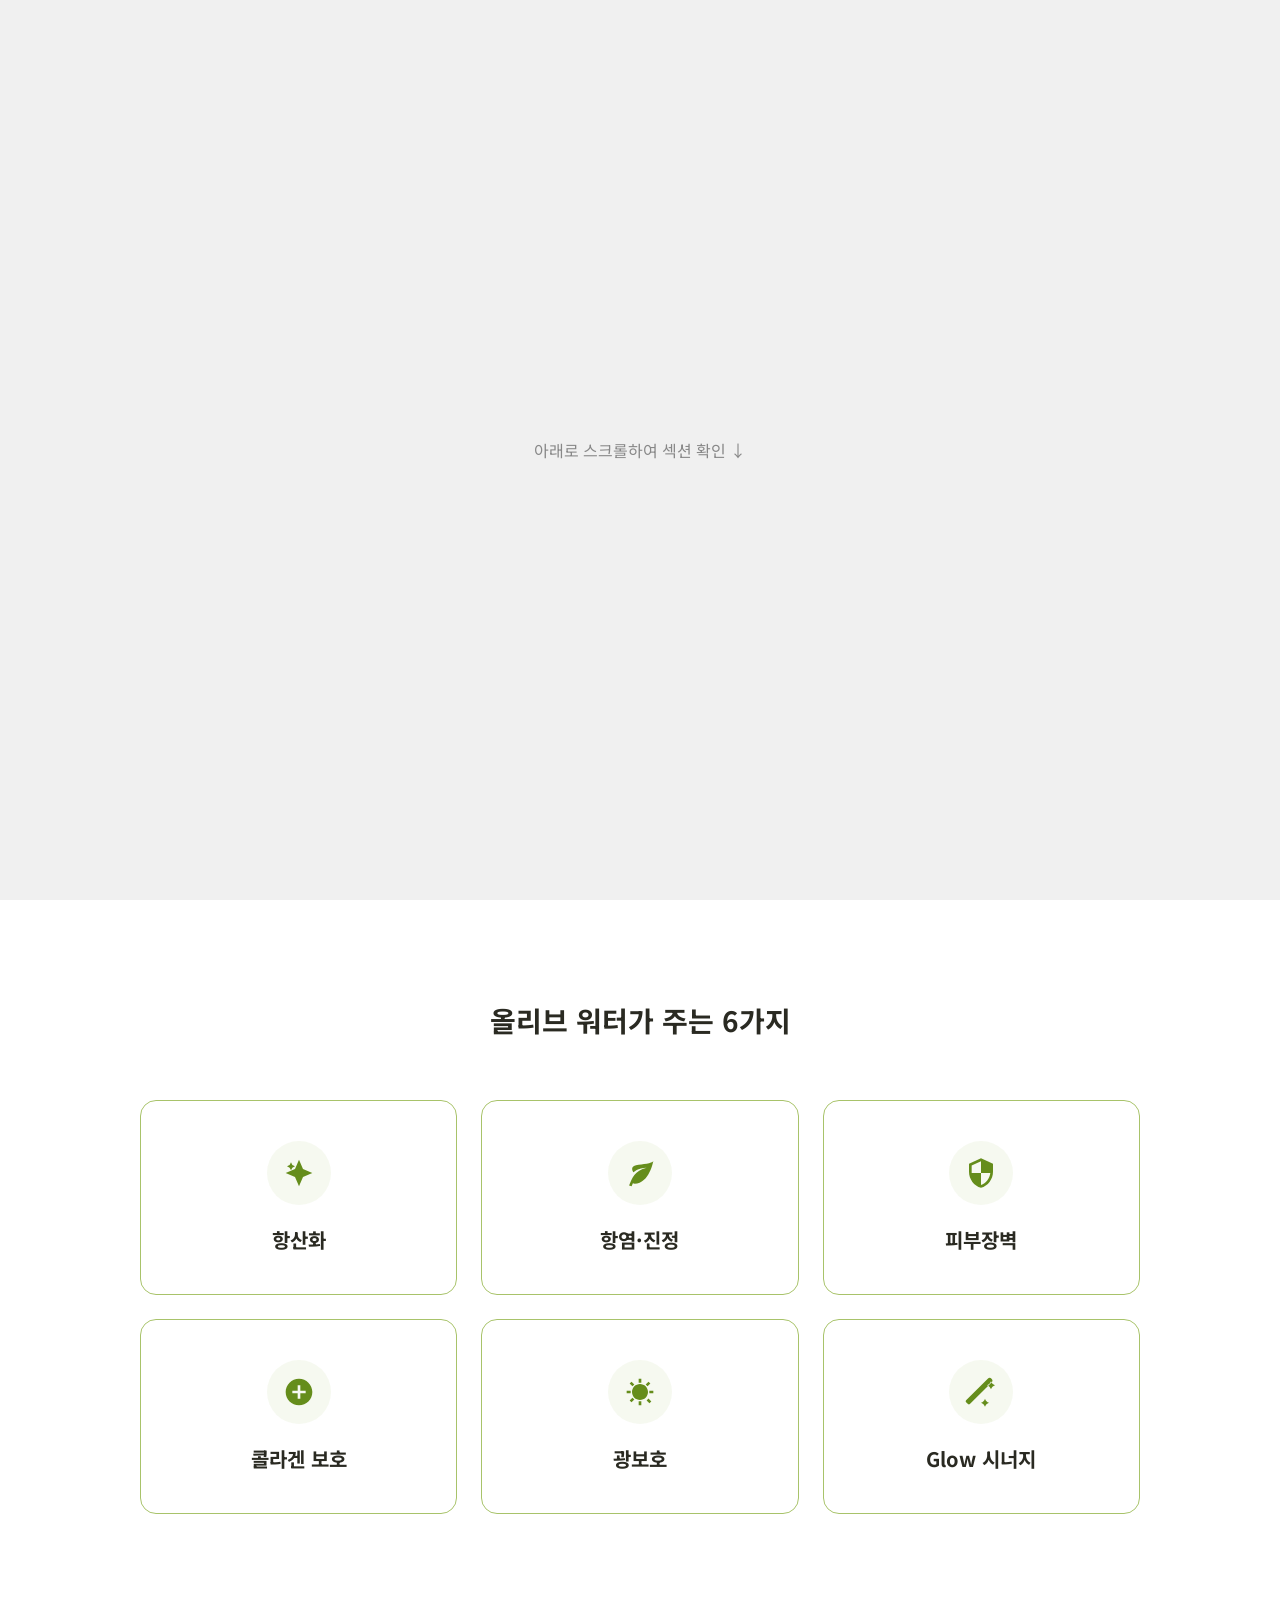
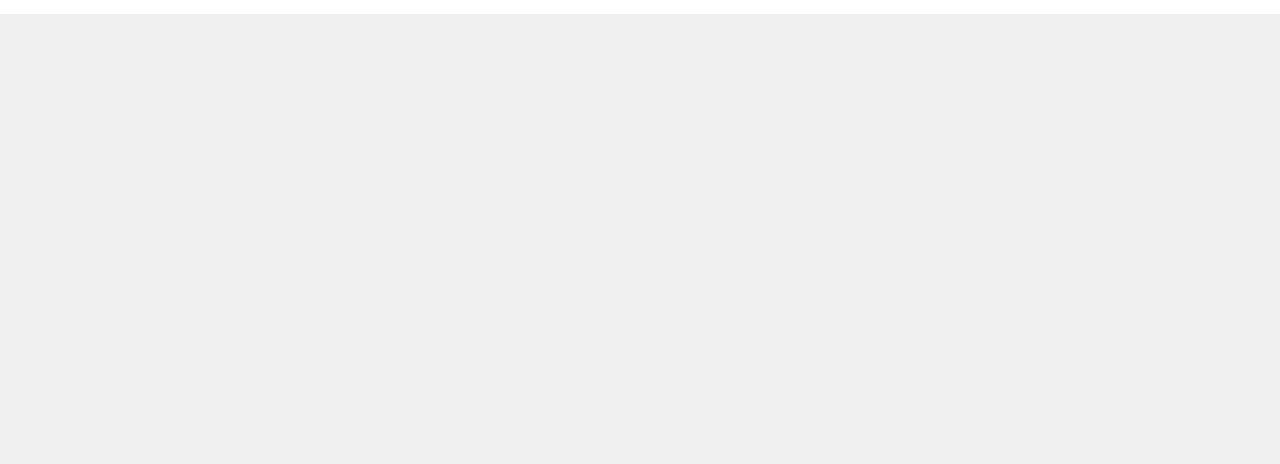
<file: benefits_block.html>
<!DOCTYPE html>
<html lang="ko">
<head>
    <meta charset="UTF-8">
    <meta name="viewport" content="width=device-width, initial-scale=1.0">
    <title>Olive Glow Booster - Benefits Section</title>
    <!-- Google Fonts -->
    <link href="https://fonts.googleapis.com/css2?family=Noto+Sans+KR:wght@400;700&display=swap" rel="stylesheet">
    <style>
        /* CSS Reset & Variables */
        * {
            margin: 0;
            padding: 0;
            box-sizing: border-box;
        }

        :root {
            --color-main: #658D1B;
            --color-tint: #A8C36A;
            --color-text: #2A2A22;
            --color-white: #FFFFFF;
        }

        body {
            font-family: 'Noto Sans KR', sans-serif;
            background-color: #f0f0f0; /* 배경 구분용 (실제 섹션은 흰색) */
        }

        /* Benefits Section */
        .benefits-section {
            width: 100%;
            background-color: var(--color-white);
            padding: 100px 5%;
            text-align: center;
        }

        .benefits-title {
            color: var(--color-text);
            font-size: 28px;
            font-weight: 700;
            margin-bottom: 60px;
        }

        /* Grid Layout */
        .benefits-grid {
            display: grid;
            grid-template-columns: repeat(3, 1fr);
            gap: 24px;
            max-width: 1000px;
            margin: 0 auto;
        }

        /* Card Styling */
        .benefit-card {
            background-color: var(--color-white);
            border: 1.5px solid var(--color-tint);
            border-radius: 16px;
            padding: 40px 20px;
            display: flex;
            flex-direction: column;
            align-items: center;
            justify-content: center;
            transition: transform 0.3s ease, box-shadow 0.3s ease;
            
            /* Initial state for fade-in */
            opacity: 0;
            transform: translateY(30px);
        }

        .benefit-card:hover {
            transform: translateY(-8px);
            box-shadow: 0 15px 30px rgba(168, 195, 106, 0.2);
        }

        /* Animation classes */
        .benefit-card.visible {
            opacity: 1;
            transform: translateY(0);
            animation: cardFadeIn 0.8s cubic-bezier(0.16, 1, 0.3, 1) forwards;
        }

        @keyframes cardFadeIn {
            to {
                opacity: 1;
                transform: translateY(0);
            }
        }

        /* Staggered Delays */
        .delay-1 { animation-delay: 0.1s; }
        .delay-2 { animation-delay: 0.2s; }
        .delay-3 { animation-delay: 0.3s; }
        .delay-4 { animation-delay: 0.4s; }
        .delay-5 { animation-delay: 0.5s; }
        .delay-6 { animation-delay: 0.6s; }

        /* Icon Styling */
        .benefit-icon {
            margin-bottom: 20px;
            display: flex;
            align-items: center;
            justify-content: center;
            width: 64px;
            height: 64px;
            background-color: rgba(168, 195, 106, 0.1);
            border-radius: 50%;
        }

        .benefit-icon svg {
            width: 32px;
            height: 32px;
            fill: var(--color-main);
        }

        .benefit-name {
            color: var(--color-text);
            font-size: 20px;
            font-weight: 700;
        }

        /* Mobile Responsive */
        @media screen and (max-width: 768px) {
            .benefits-grid {
                grid-template-columns: repeat(2, 1fr);
                gap: 16px;
            }

            .benefit-card {
                padding: 30px 15px;
            }

            .benefit-icon {
                width: 50px;
                height: 50px;
                margin-bottom: 15px;
            }

            .benefit-icon svg {
                width: 24px;
                height: 24px;
            }

            .benefit-name {
                font-size: 16px;
            }
        }

        @media screen and (max-width: 480px) {
            .benefits-grid {
                grid-template-columns: 1fr;
            }
        }
    </style>
</head>
<body>

    <!-- Spacer to demonstrate scroll effect -->
    <div style="height: 100vh; display:flex; align-items:center; justify-content:center; color:#888;">
        아래로 스크롤하여 섹션 확인 ↓
    </div>

    <section class="benefits-section" id="benefitsSection">
        <h2 class="benefits-title">올리브 워터가 주는 6가지</h2>
        
        <div class="benefits-grid" id="benefitsGrid">
            <!-- Card 1: 항산화 -->
            <div class="benefit-card delay-1">
                <div class="benefit-icon">
                    <svg viewBox="0 0 24 24"><path d="M12 2L15 9L22 12L15 15L12 22L9 15L2 12L9 9L12 2ZM6 4L7 6L9 7L7 8L6 10L5 8L3 7L5 6L6 4Z"/></svg>
                </div>
                <div class="benefit-name">항산화</div>
            </div>

            <!-- Card 2: 항염·진정 -->
            <div class="benefit-card delay-2">
                <div class="benefit-icon">
                    <svg viewBox="0 0 24 24"><path d="M17,8C8,10 5.9,16.17 3.82,21.34L5.71,22L6.66,19.7C7.14,19.87 7.64,20 8,20C19,20 22,3 22,3C21,5 14,5.25 9,6.25C4,7.25 7,11.5 7,11.5C7,11.5 10.5,8 17,8Z"/></svg>
                </div>
                <div class="benefit-name">항염·진정</div>
            </div>

            <!-- Card 3: 피부장벽 -->
            <div class="benefit-card delay-3">
                <div class="benefit-icon">
                    <svg viewBox="0 0 24 24"><path d="M12,1L3,5V11C3,16.55 6.84,21.74 12,23C17.16,21.74 21,16.55 21,11V5L12,1M12,11.99H19C18.47,16.11 15.72,19.78 12,20.92V11.99H5V6.3L12,3.19V11.99Z"/></svg>
                </div>
                <div class="benefit-name">피부장벽</div>
            </div>

            <!-- Card 4: 콜라겐 보호 -->
            <div class="benefit-card delay-4">
                <div class="benefit-icon">
                    <!-- Leaf / Droplet Hybrid for collagen/vitality -->
                    <svg viewBox="0 0 24 24"><path d="M12 22C6.477 22 2 17.523 2 12C2 6.477 6.477 2 12 2C17.523 2 22 6.477 22 12C22 17.523 17.523 22 12 22ZM11 11H7V13H11V17H13V13H17V11H13V7H11V11Z"/></svg>
                </div>
                <div class="benefit-name">콜라겐 보호</div>
            </div>

            <!-- Card 5: 광보호 -->
            <div class="benefit-card delay-5">
                <div class="benefit-icon">
                    <svg viewBox="0 0 24 24"><path d="M12 18C8.686 18 6 15.314 6 12C6 8.686 8.686 6 12 6C15.314 6 18 8.686 18 12C18 15.314 15.314 18 12 18ZM11 2V5H13V2H11ZM11 19V22H13V19H11ZM2 11V13H5V11H2ZM19 11V13H22V11H19ZM5.636 4.222L4.222 5.636L6.343 7.757L7.757 6.343L5.636 4.222ZM18.364 16.95L16.95 18.364L19.071 20.485L20.485 19.071L18.364 16.95ZM19.778 5.636L18.364 4.222L16.243 6.343L17.657 7.757L19.778 5.636ZM6.343 16.243L4.222 18.364L5.636 19.778L7.757 17.657L6.343 16.243Z"/></svg>
                </div>
                <div class="benefit-name">광보호</div>
            </div>

            <!-- Card 6: Glow 시너지 -->
            <div class="benefit-card delay-6">
                <div class="benefit-icon">
                    <svg viewBox="0 0 24 24"><path d="M2.235 21.058a1 1 0 0 0 1.414 0l16.26-16.26A2 2 0 0 0 17.08 1.97L.82 18.23a1 1 0 0 0 0 1.414l1.415 1.414zM19.5 10c-.5-1.5-1.5-2.5-3-3 1.5-.5 2.5-1.5 3-3 .5 1.5 1.5 2.5 3 3-1.5.5-2.5 1.5-3 3zM15 23c-.5-1.5-1.5-2.5-3-3 1.5-.5 2.5-1.5 3-3 .5 1.5 1.5 2.5 3 3-1.5.5-2.5 1.5-3 3z"/></svg>
                </div>
                <div class="benefit-name">Glow 시너지</div>
            </div>
        </div>
    </section>

    <!-- Spacer -->
    <div style="height: 50vh;"></div>

    <script>
        document.addEventListener('DOMContentLoaded', () => {
            const benefitsSection = document.getElementById('benefitsSection');
            const cards = document.querySelectorAll('.benefit-card');
            
            let animated = false;

            const observer = new IntersectionObserver((entries) => {
                entries.forEach(entry => {
                    // Trigger animation when the section is about 20% visible
                    if (entry.isIntersecting && !animated) {
                        animated = true;
                        
                        // Add 'visible' class to trigger CSS animation with staggered delays
                        cards.forEach(card => {
                            card.classList.add('visible');
                        });
                    }
                });
            }, { threshold: 0.2 });

            observer.observe(benefitsSection);
        });
    </script>
</body>
</html>
</file>
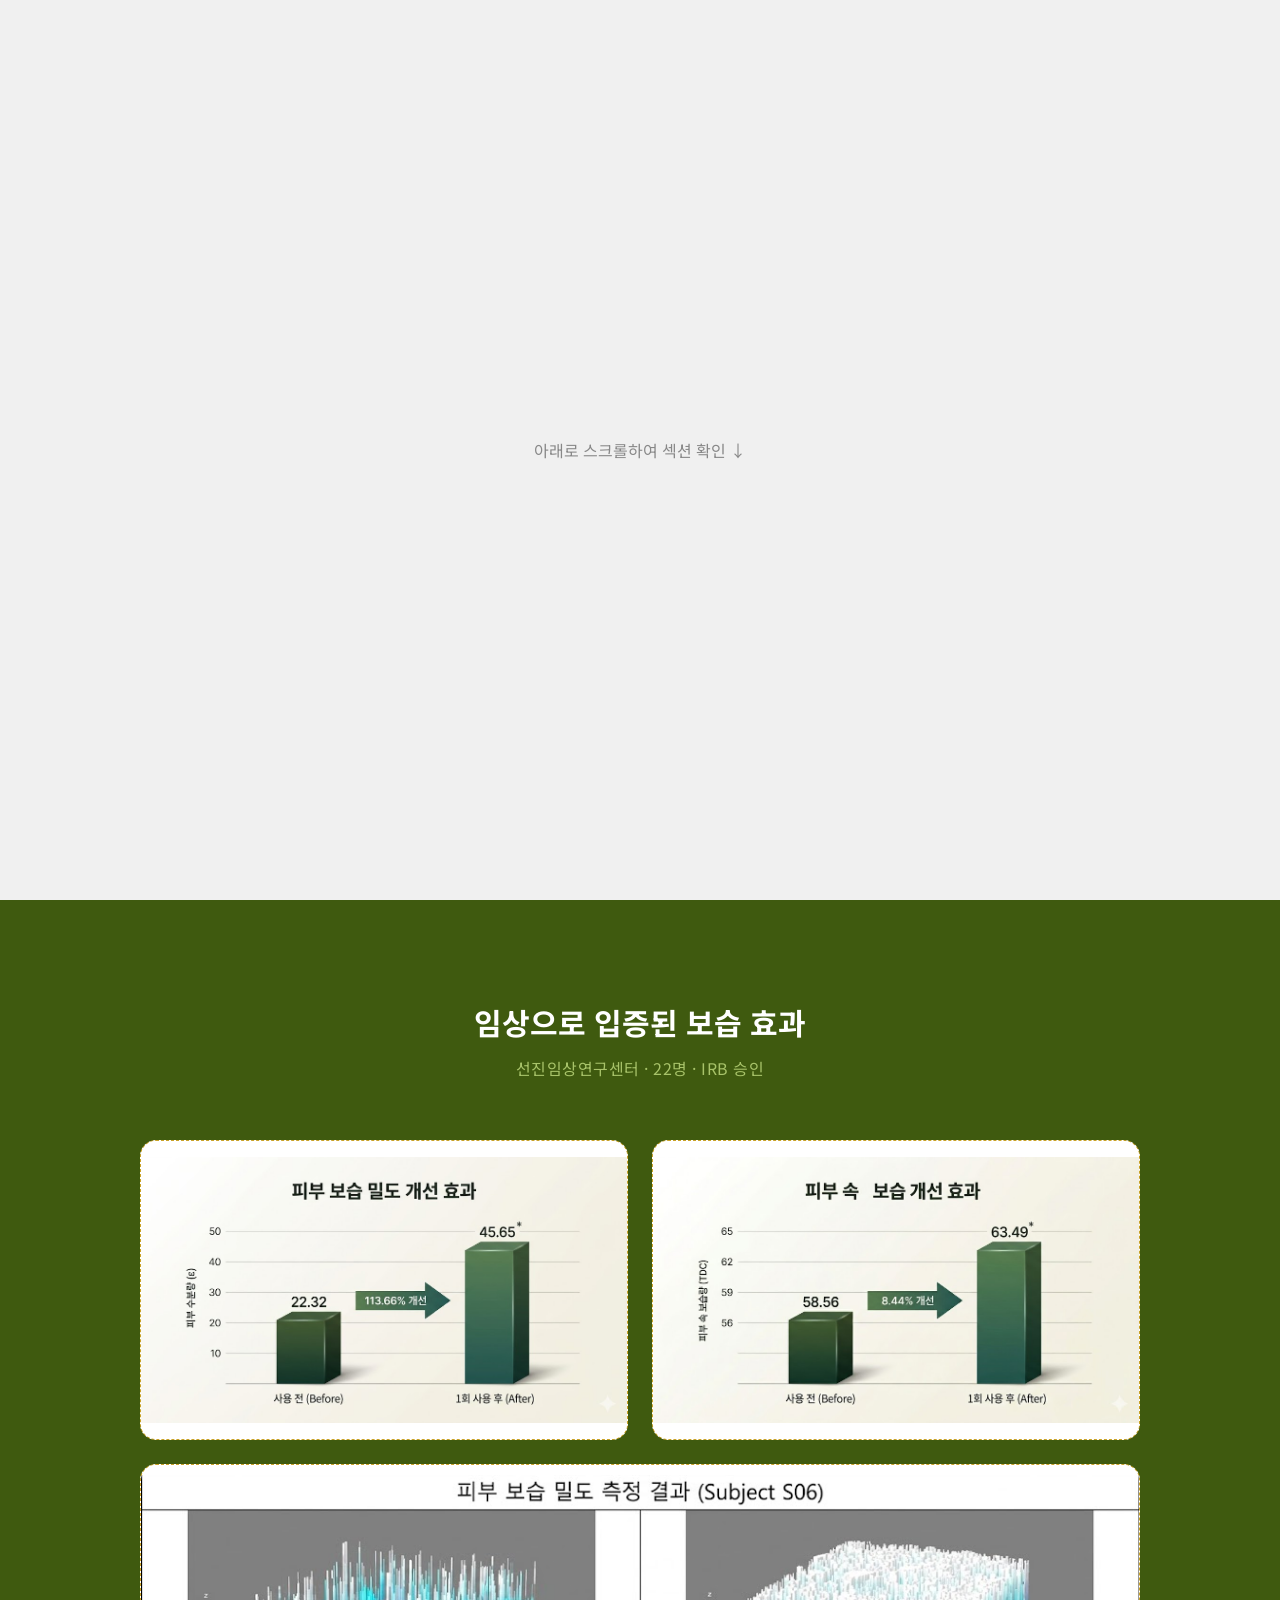
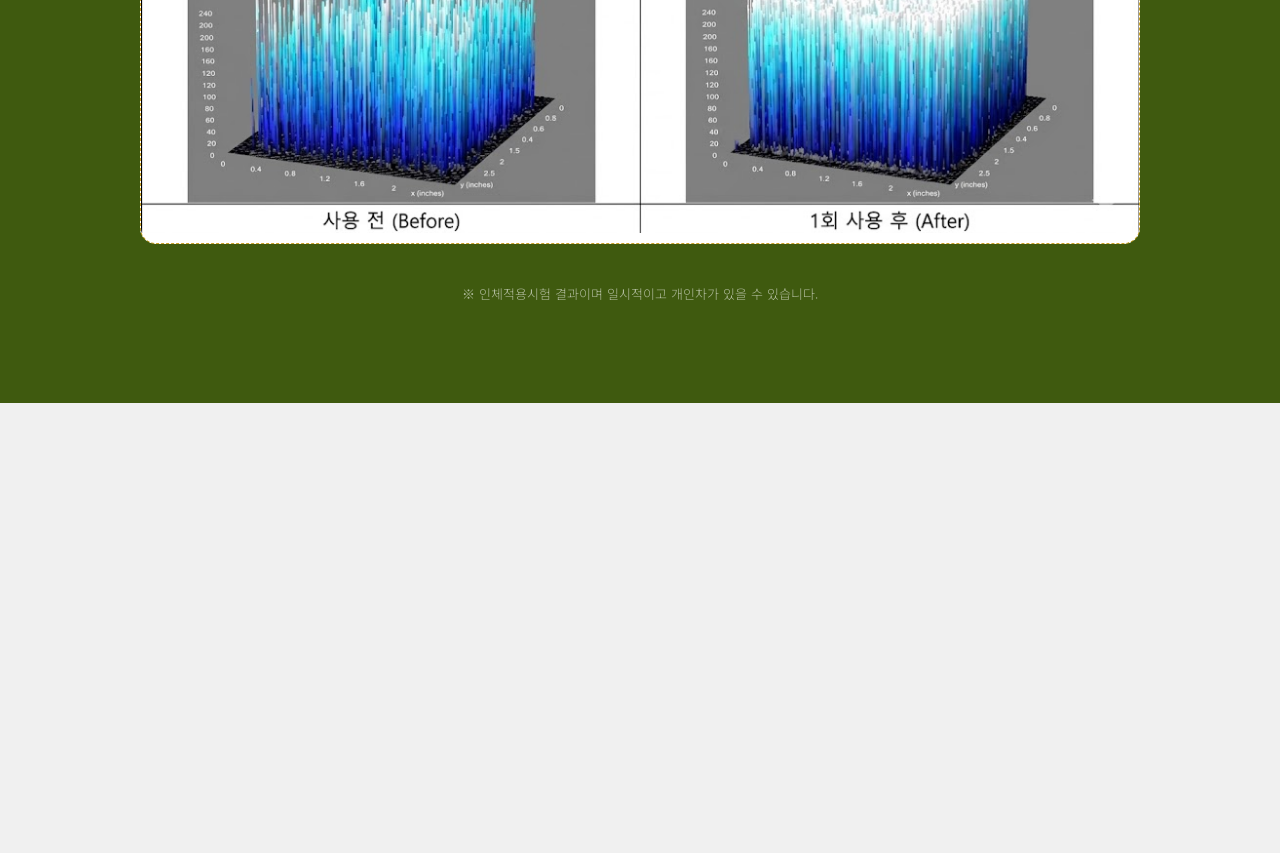
<file: clinical_block.html>
<!DOCTYPE html>
<html lang="ko">
<head>
    <meta charset="UTF-8">
    <meta name="viewport" content="width=device-width, initial-scale=1.0">
    <title>Olive Glow Booster - Clinical Section</title>
    <!-- Google Fonts -->
    <link href="https://fonts.googleapis.com/css2?family=Noto+Sans+KR:wght@300;400;700;800&display=swap" rel="stylesheet">
    <style>
        /* CSS Reset & Variables */
        * {
            margin: 0;
            padding: 0;
            box-sizing: border-box;
        }

        :root {
            --color-deep: #3F5A0F;
            --color-tint: #A8C36A;
            --color-gold: #C9A227;
            --color-text: #2A2A22;
            --color-white: #FFFFFF;
        }

        body {
            font-family: 'Noto Sans KR', sans-serif;
            background-color: #f0f0f0; /* 배경 구분용 */
        }

        /* Clinical Section */
        .clinical-section {
            width: 100%;
            background-color: var(--color-deep);
            padding: 100px 5%;
            color: var(--color-white);
            text-align: center;
        }

        .clinical-header {
            margin-bottom: 60px;
        }

        .clinical-title {
            font-size: 30px;
            font-weight: 700;
            margin-bottom: 12px;
            color: var(--color-white);
        }

        .clinical-subtitle {
            font-size: 16px;
            font-weight: 400;
            color: var(--color-tint);
            letter-spacing: 0.5px;
        }

        /* Grid Layout */
        .clinical-grid {
            max-width: 1000px;
            margin: 0 auto;
            display: flex;
            flex-direction: column;
            gap: 24px;
        }

        .graph-row {
            display: flex;
            gap: 24px;
        }

        /* Graph Frames (Placeholders) */
        .graph-frame {
            background-color: var(--color-white);
            border: 1.5px dashed var(--color-gold);
            border-radius: 16px;
            display: flex;
            align-items: center;
            justify-content: center;
            position: relative;
            overflow: hidden;
            /* Placeholder padding */
            padding: 40px 20px;
        }

        .graph-half {
            flex: 1;
            min-height: 300px;
        }

        .graph-wide {
            width: 100%;
            min-height: 380px;
        }

        /* Frame internal content */
        .frame-content {
            text-align: center;
            color: var(--color-text);
            z-index: 2;
        }

        .graph-label {
            font-size: 20px;
            font-weight: 700;
            margin-bottom: 15px;
            color: #444;
        }

        .graph-value {
            font-size: 48px;
            font-weight: 800;
            line-height: 1;
        }

        .highlight-gold {
            color: var(--color-gold);
        }

        .graph-value .arrow {
            color: #999;
            font-weight: 400;
            font-size: 32px;
            margin: 0 10px;
        }

        /* Placeholder helper text */
        .placeholder-text {
            display: block;
            margin-top: 30px;
            font-size: 14px;
            color: #B0B0B0;
            font-weight: 300;
            padding: 8px 16px;
            background: #F8F9FA;
            border-radius: 20px;
            display: inline-block;
        }

        /* Later image usage class (hidden for now, used when real img is added) */
        .graph-img-real {
            position: absolute;
            top: 0;
            left: 0;
            width: 100%;
            height: 100%;
            object-fit: contain; /* changed from cover to contain to show full graph */
            display: block; /* Enabled */
            z-index: 1;
        }
        
        .frame-content {
            display: none; /* Hide placeholder text since real images are used */
        }

        /* Disclaimer */
        .disclaimer {
            margin-top: 40px;
            font-size: 13px;
            color: rgba(255, 255, 255, 0.6);
            font-weight: 300;
        }

        /* Mobile Responsive */
        @media screen and (max-width: 768px) {
            .graph-row {
                flex-direction: column;
            }

            .graph-half {
                min-height: 250px;
            }

            .graph-wide {
                min-height: 300px;
            }

            .graph-value {
                font-size: 36px;
            }

            .graph-label {
                font-size: 18px;
            }
        }
    </style>
</head>
<body>

    <!-- Spacer to demonstrate scroll effect -->
    <div style="height: 100vh; display:flex; align-items:center; justify-content:center; color:#888;">
        아래로 스크롤하여 섹션 확인 ↓
    </div>

    <section class="clinical-section" id="clinicalSection">
        <div class="clinical-header">
            <h2 class="clinical-title">임상으로 입증된 보습 효과</h2>
            <p class="clinical-subtitle">선진임상연구센터 · 22명 · IRB 승인</p>
        </div>
        
        <div class="clinical-grid">
            <!-- Row 1: Side by side graphs -->
            <div class="graph-row">
                <!-- Graph 1 -->
                <div class="graph-frame graph-half">
                    <img src="./graph1.jpg" alt="보습 밀도 3D 그래프" class="graph-img-real">
                    <div class="frame-content">
                        <p class="graph-label">보습 밀도</p>
                        <div class="graph-value highlight-gold">+<span class="count-float" data-target="113.66">0.00</span>%</div>
                        <span class="placeholder-text">3D 그래프 ① 이미지 영역</span>
                    </div>
                </div>

                <!-- Graph 2 -->
                <div class="graph-frame graph-half">
                    <img src="./graph2.jpg" alt="속보습 3D 그래프" class="graph-img-real">
                    <div class="frame-content">
                        <p class="graph-label">속보습</p>
                        <div class="graph-value highlight-gold">+<span class="count-float" data-target="8.44">0.00</span>%</div>
                        <span class="placeholder-text">3D 그래프 ② 이미지 영역</span>
                    </div>
                </div>
            </div>
            
            <!-- Row 2: Wide Before/After -->
            <div class="graph-frame graph-wide">
                <img src="./graph3.jpg" alt="S06 Before/After 3D 비교" class="graph-img-real">
                <div class="frame-content">
                    <p class="graph-label">S06 Before / After 3D 비교</p>
                    <div class="graph-value">12.45 <span class="arrow">→</span> 43.09</div>
                    <span class="placeholder-text">Before/After 3D 비교 이미지 영역 (가로형)</span>
                </div>
            </div>
        </div>
        
        <p class="disclaimer">※ 인체적용시험 결과이며 일시적이고 개인차가 있을 수 있습니다.</p>
    </section>

    <!-- Spacer -->
    <div style="height: 50vh;"></div>

    <script>
        document.addEventListener('DOMContentLoaded', () => {
            const clinicalSection = document.getElementById('clinicalSection');
            const counters = document.querySelectorAll('.count-float');
            let animated = false;

            // Easing out quart function for smooth slowing down at the end
            function easeOutQuart(x) {
                return 1 - Math.pow(1 - x, 4);
            }

            function animateFloatValue(element, endValue, duration) {
                const startTime = performance.now();
                
                function update(currentTime) {
                    const elapsed = currentTime - startTime;
                    const progress = Math.min(elapsed / duration, 1);
                    const easedProgress = easeOutQuart(progress);
                    
                    const currentNumber = (easedProgress * endValue);
                    
                    // Format to 2 decimal places
                    element.innerText = currentNumber.toFixed(2);

                    if (progress < 1) {
                        requestAnimationFrame(update);
                    } else {
                        element.innerText = endValue.toFixed(2);
                    }
                }
                requestAnimationFrame(update);
            }

            const observer = new IntersectionObserver((entries) => {
                entries.forEach(entry => {
                    // Trigger animation when section is somewhat visible
                    if (entry.isIntersecting && !animated) {
                        animated = true;
                        
                        counters.forEach(counter => {
                            const target = parseFloat(counter.getAttribute('data-target'));
                            animateFloatValue(counter, target, 2000); // 2 second duration
                        });
                    }
                });
            }, { threshold: 0.3 });

            observer.observe(clinicalSection);
        });
    </script>
</body>
</html>
</file>
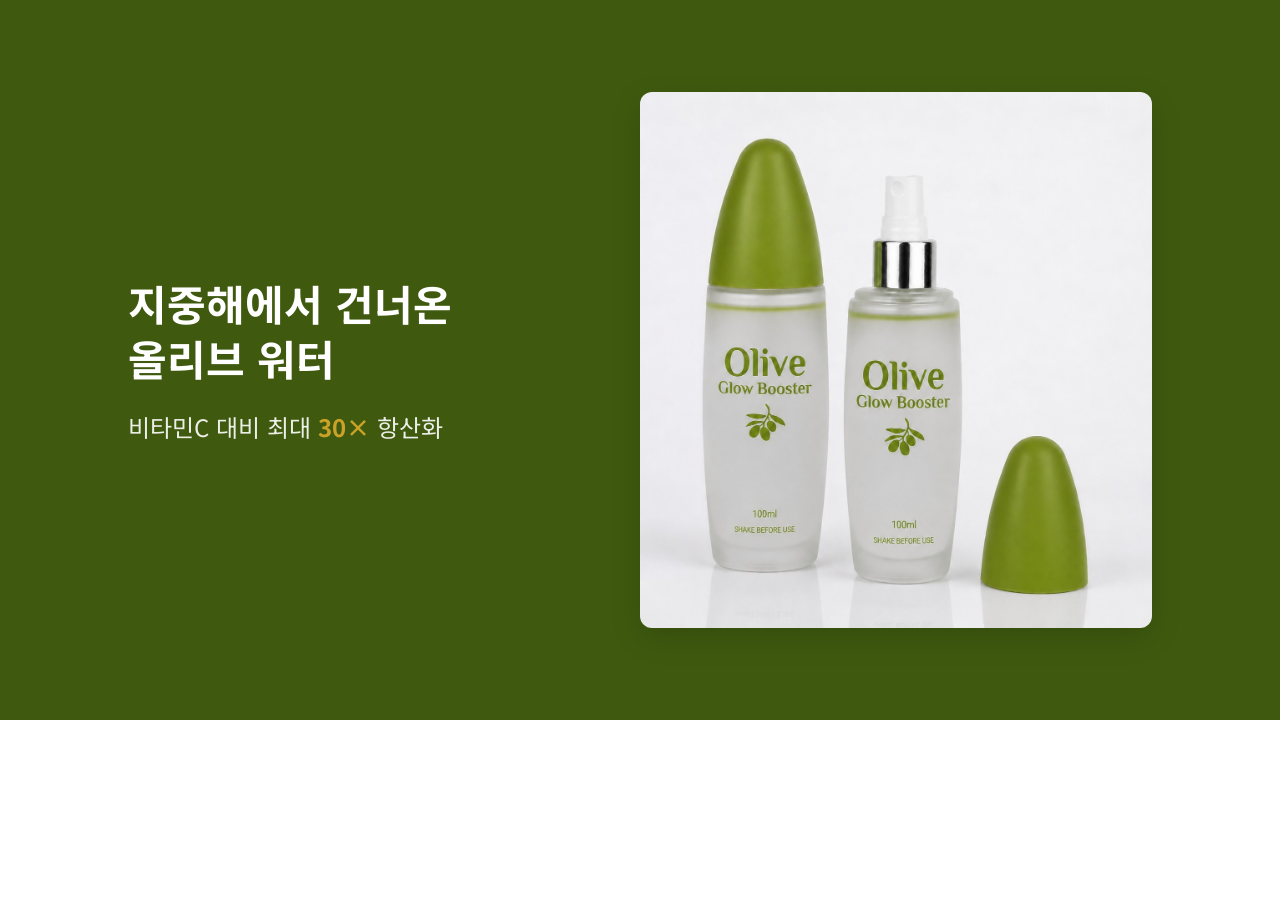
<file: hero_block.html>
<!DOCTYPE html>
<html lang="ko">
<head>
    <meta charset="UTF-8">
    <meta name="viewport" content="width=device-width, initial-scale=1.0">
    <title>Olive Glow Booster - Hero Section</title>
    <!-- Google Fonts -->
    <link href="https://fonts.googleapis.com/css2?family=Noto+Sans+KR:wght@400;700&display=swap" rel="stylesheet">
    <style>
        /* CSS Reset & Variables */
        * {
            margin: 0;
            padding: 0;
            box-sizing: border-box;
        }

        :root {
            --color-deep: #3F5A0F;
            --color-tint: #A8C36A;
            --color-gold: #C9A227;
            --color-white: #FFFFFF;
        }

        body {
            font-family: 'Noto Sans KR', sans-serif;
        }

        /* Hero Section Container */
        .hero-section {
            width: 100%;
            height: 720px;
            background-color: var(--color-deep);
            display: flex;
            align-items: center;
            justify-content: space-between;
            padding: 0 10%;
            overflow: hidden;
        }

        /* Copy Content (Left Side) */
        .hero-content {
            flex: 1;
            max-width: 600px;
            color: var(--color-white);
            /* Initial state for fade-in up animation */
            opacity: 0;
            transform: translateY(40px);
            animation: fadeInUp 1s cubic-bezier(0.16, 1, 0.3, 1) forwards;
        }

        .hero-title {
            font-size: 42px;
            font-weight: 700;
            line-height: 1.3;
            margin-bottom: 24px;
        }

        .hero-subtitle {
            font-size: 24px;
            font-weight: 400;
            color: rgba(255, 255, 255, 0.9);
        }

        .highlight-gold {
            color: var(--color-gold);
            font-weight: 700;
        }

        /* Image Frame (Right Side) */
        .hero-visual {
            flex: 1;
            display: flex;
            justify-content: flex-end;
            align-items: center;
            opacity: 0;
            transform: translateY(40px);
            animation: fadeInUp 1s cubic-bezier(0.16, 1, 0.3, 1) 0.3s forwards;
        }

        .img-frame {
            width: 100%;
            max-width: 500px;
            height: 500px;
            border: 1.5px dashed var(--color-tint);
            border-radius: 12px;
            display: flex;
            align-items: center;
            justify-content: center;
            color: var(--color-tint);
            font-size: 18px;
            font-weight: 700;
            background-color: rgba(168, 195, 106, 0.05);
        }

        /* Animations */
        @keyframes fadeInUp {
            0% {
                opacity: 0;
                transform: translateY(40px);
            }
            100% {
                opacity: 1;
                transform: translateY(0);
            }
        }

        /* Mobile Responsive */
        @media screen and (max-width: 768px) {
            .hero-section {
                height: auto;
                min-height: 720px;
                flex-direction: column;
                justify-content: center;
                text-align: center;
                padding: 60px 5%;
                gap: 50px;
            }

            .hero-title {
                font-size: 32px;
            }

            .hero-subtitle {
                font-size: 20px;
            }

            .hero-visual {
                justify-content: center;
                width: 100%;
            }

            .img-frame {
                height: 400px;
            }
        }
    </style>
</head>
<body>

    <section class="hero-section">
        <div class="hero-content">
            <h1 class="hero-title">지중해에서 건너온<br>올리브 워터</h1>
            <p class="hero-subtitle">비타민C 대비 최대 <span class="highlight-gold"><span id="count-target">0</span>×</span> 항산화</p>
        </div>
        
        <div class="hero-visual">
            <img src="./hero_product.jpg" alt="Olive Glow Booster" style="width: 100%; height: 100%; object-fit: cover; border-radius: 12px; box-shadow: 0 10px 30px rgba(0,0,0,0.15);">
        </div>
    </section>

    <script>
        document.addEventListener('DOMContentLoaded', () => {
            const countTarget = document.getElementById('count-target');
            const targetNumber = 30;
            const duration = 1500; // 1.5 seconds
            const startTime = performance.now();

            function easeOutQuart(x) {
                return 1 - Math.pow(1 - x, 4);
            }

            function animateCount(currentTime) {
                const elapsed = currentTime - startTime;
                const progress = Math.min(elapsed / duration, 1);
                
                // Applying easing function
                const easedProgress = easeOutQuart(progress);
                const currentNumber = Math.floor(easedProgress * targetNumber);
                
                countTarget.innerText = currentNumber;

                if (progress < 1) {
                    requestAnimationFrame(animateCount);
                } else {
                    countTarget.innerText = targetNumber;
                }
            }

            // Start count up animation slightly after page load for better visual effect
            setTimeout(() => {
                requestAnimationFrame(animateCount);
            }, 300);
        });
    </script>
</body>
</html>
</file>
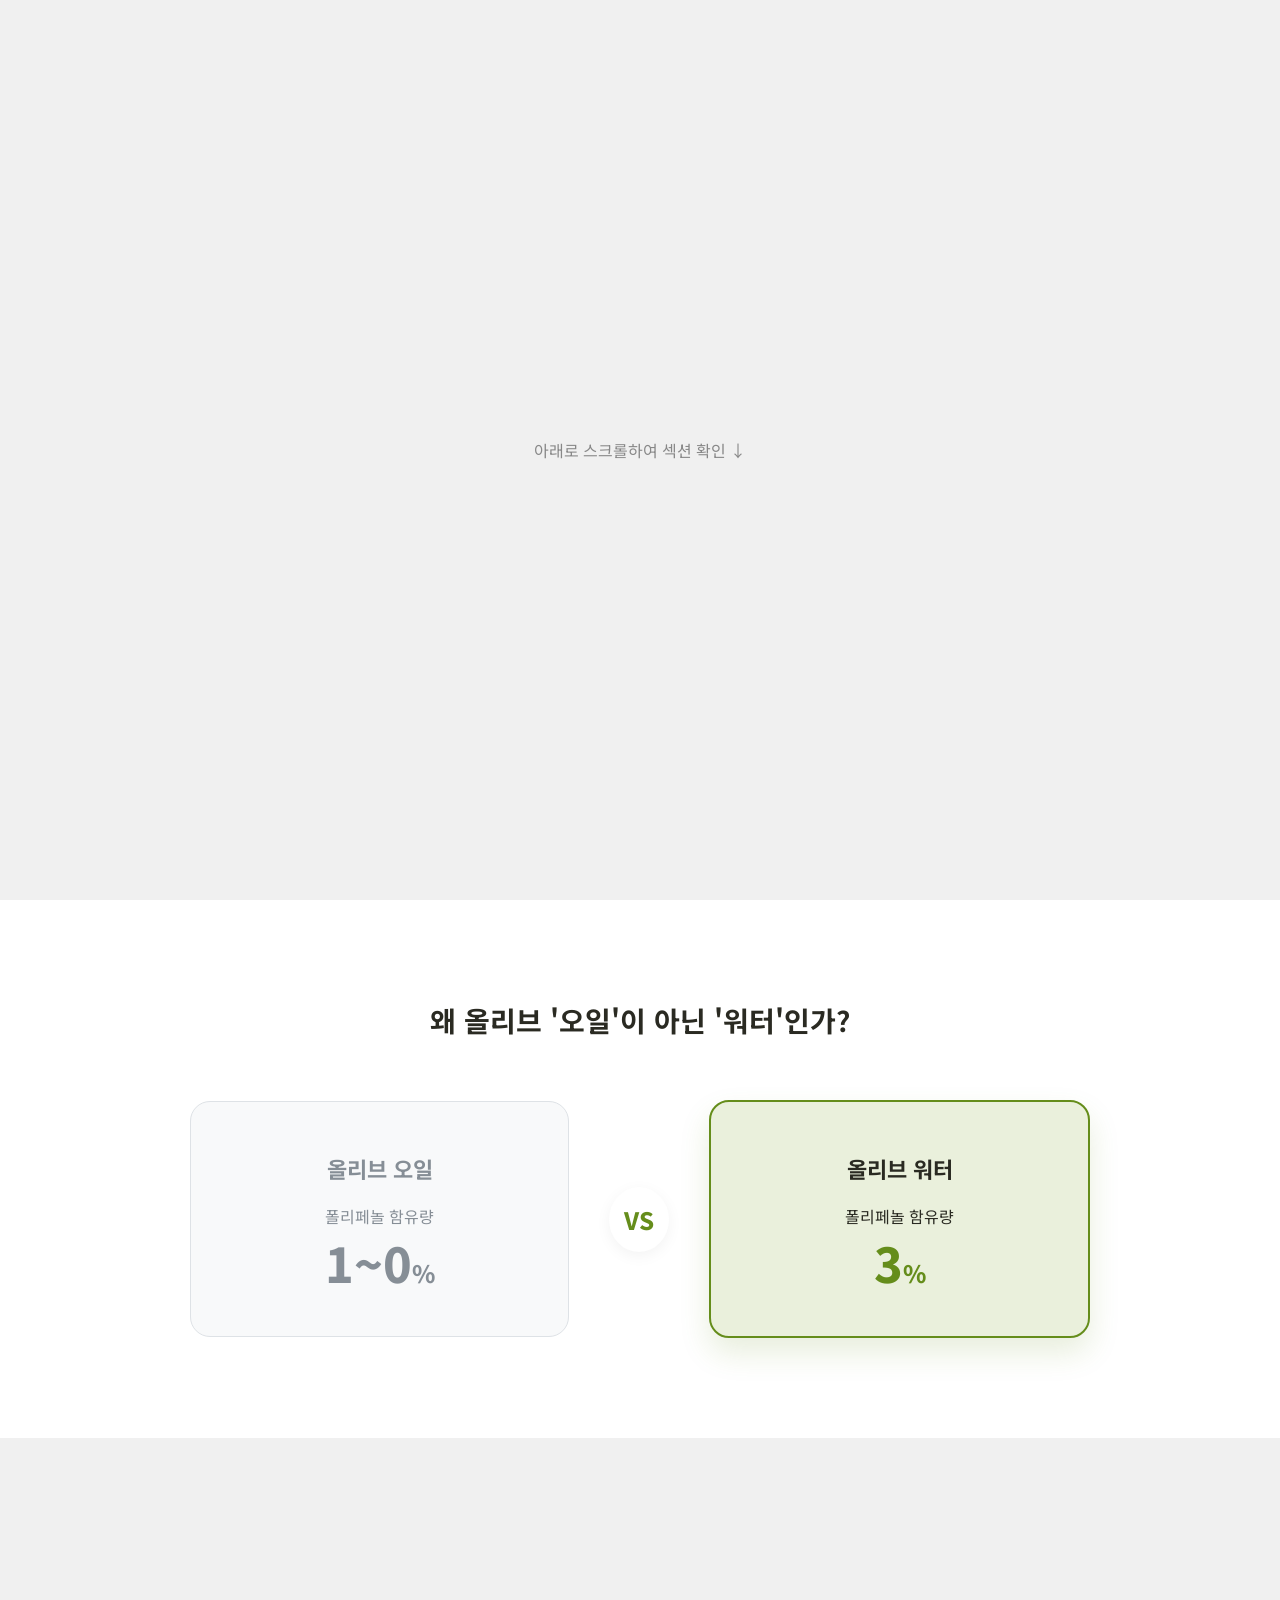
<file: hook_block.html>
<!DOCTYPE html>
<html lang="ko">
<head>
    <meta charset="UTF-8">
    <meta name="viewport" content="width=device-width, initial-scale=1.0">
    <title>Olive Glow Booster - Hook Section</title>
    <!-- Google Fonts -->
    <link href="https://fonts.googleapis.com/css2?family=Noto+Sans+KR:wght@400;700;800&display=swap" rel="stylesheet">
    <style>
        /* CSS Reset & Variables */
        * {
            margin: 0;
            padding: 0;
            box-sizing: border-box;
        }

        :root {
            --color-main: #658D1B;
            --color-pale: #EAF0DC;
            --color-text: #2A2A22;
            --color-gray-bg: #F8F9FA;
            --color-gray-text: #868E96;
            --color-gray-border: #DEE2E6;
        }

        body {
            font-family: 'Noto Sans KR', sans-serif;
            background-color: #f0f0f0; /* 배경 구분용 (실제 섹션은 흰색) */
        }

        /* Hook Section Container */
        .hook-section {
            width: 100%;
            background-color: #FFFFFF;
            padding: 100px 5%;
            text-align: center;
            overflow: hidden;
        }

        .hook-title {
            color: var(--color-text);
            font-size: 28px;
            font-weight: 700;
            margin-bottom: 60px;
        }

        /* Comparison Layout */
        .comparison-container {
            display: flex;
            align-items: center;
            justify-content: center;
            gap: 40px;
            max-width: 900px;
            margin: 0 auto;
        }

        /* Cards Base */
        .card {
            flex: 1;
            padding: 50px 30px;
            border-radius: 20px;
            display: flex;
            flex-direction: column;
            align-items: center;
            opacity: 0; /* For animation */
            transition: all 0.8s cubic-bezier(0.16, 1, 0.3, 1);
        }

        /* Left Card (Oil - Subdued) */
        .card-left {
            background-color: var(--color-gray-bg);
            border: 1px solid var(--color-gray-border);
            color: var(--color-gray-text);
            transform: translateX(-100px);
        }

        /* Right Card (Water - Highlighted) */
        .card-right {
            background-color: var(--color-pale);
            border: 2px solid var(--color-main);
            color: var(--color-text);
            transform: translateX(100px);
            box-shadow: 0 15px 30px rgba(101, 141, 27, 0.15);
        }

        .card.active {
            opacity: 1;
            transform: translateX(0);
        }

        .card-title {
            font-size: 22px;
            font-weight: 700;
            margin-bottom: 20px;
        }

        .card-desc {
            font-size: 16px;
            margin-bottom: 10px;
        }

        .card-value {
            font-size: 48px;
            font-weight: 800;
            line-height: 1;
        }

        .card-left .card-value {
            color: var(--color-gray-text);
        }

        .card-right .card-value {
            color: var(--color-main);
        }
        
        .card-value small {
            font-size: 24px;
        }

        /* VS Text */
        .vs-text {
            font-size: 24px;
            font-weight: 800;
            color: var(--color-main);
            background: #FFFFFF;
            padding: 15px;
            border-radius: 50%;
            box-shadow: 0 4px 15px rgba(0,0,0,0.05);
            z-index: 2;
            opacity: 0;
            transform: scale(0.5);
            transition: all 0.5s cubic-bezier(0.175, 0.885, 0.32, 1.275) 0.3s;
        }

        .vs-text.active {
            opacity: 1;
            transform: scale(1);
        }

        /* Mobile Responsive */
        @media screen and (max-width: 768px) {
            .comparison-container {
                flex-direction: column;
                gap: 20px;
            }

            .card-left {
                transform: translateY(50px) translateX(0);
            }
            .card-right {
                transform: translateY(50px) translateX(0);
            }

            .card.active {
                transform: translateY(0) translateX(0);
            }

            .vs-text {
                margin: 10px 0;
            }
        }
    </style>
</head>
<body>

    <!-- Spacer to demonstrate scroll effect -->
    <div style="height: 100vh; display:flex; align-items:center; justify-content:center; color:#888;">
        아래로 스크롤하여 섹션 확인 ↓
    </div>

    <section class="hook-section" id="hookSection">
        <h2 class="hook-title">왜 올리브 '오일'이 아닌 '워터'인가?</h2>
        
        <div class="comparison-container">
            <!-- Left Card -->
            <div class="card card-left">
                <h3 class="card-title">올리브 오일</h3>
                <p class="card-desc">폴리페놀 함유량</p>
                <div class="card-value">1~<span id="count-oil">0</span><small>%</small></div>
            </div>
            
            <!-- VS -->
            <div class="vs-text">VS</div>
            
            <!-- Right Card -->
            <div class="card card-right">
                <h3 class="card-title">올리브 워터</h3>
                <p class="card-desc">폴리페놀 함유량</p>
                <div class="card-value"><span id="count-water">0</span><small>%</small></div>
            </div>
        </div>
    </section>

    <!-- Spacer -->
    <div style="height: 50vh;"></div>

    <script>
        document.addEventListener('DOMContentLoaded', () => {
            const hookSection = document.getElementById('hookSection');
            const cardLeft = document.querySelector('.card-left');
            const cardRight = document.querySelector('.card-right');
            const vsText = document.querySelector('.vs-text');
            const countOil = document.getElementById('count-oil');
            const countWater = document.getElementById('count-water');
            
            let animated = false;

            // Easing function
            function easeOutQuart(x) {
                return 1 - Math.pow(1 - x, 4);
            }

            function animateValue(element, start, end, duration) {
                const startTime = performance.now();
                
                function update(currentTime) {
                    const elapsed = currentTime - startTime;
                    const progress = Math.min(elapsed / duration, 1);
                    const easedProgress = easeOutQuart(progress);
                    const currentNumber = Math.floor(easedProgress * (end - start) + start);
                    
                    element.innerText = currentNumber;

                    if (progress < 1) {
                        requestAnimationFrame(update);
                    } else {
                        element.innerText = end;
                    }
                }
                requestAnimationFrame(update);
            }

            const observer = new IntersectionObserver((entries) => {
                entries.forEach(entry => {
                    if (entry.isIntersecting && !animated) {
                        animated = true;
                        
                        // Add active classes for CSS animations
                        cardLeft.classList.add('active');
                        cardRight.classList.add('active');
                        vsText.classList.add('active');

                        // Start number count up (delay slightly to match slide-in)
                        setTimeout(() => {
                            animateValue(countOil, 0, 2, 1200); // 1~2%
                            animateValue(countWater, 0, 53, 1500); // 53%
                        }, 400);
                    }
                });
            }, { threshold: 0.3 });

            observer.observe(hookSection);
        });
    </script>
</body>
</html>
</file>
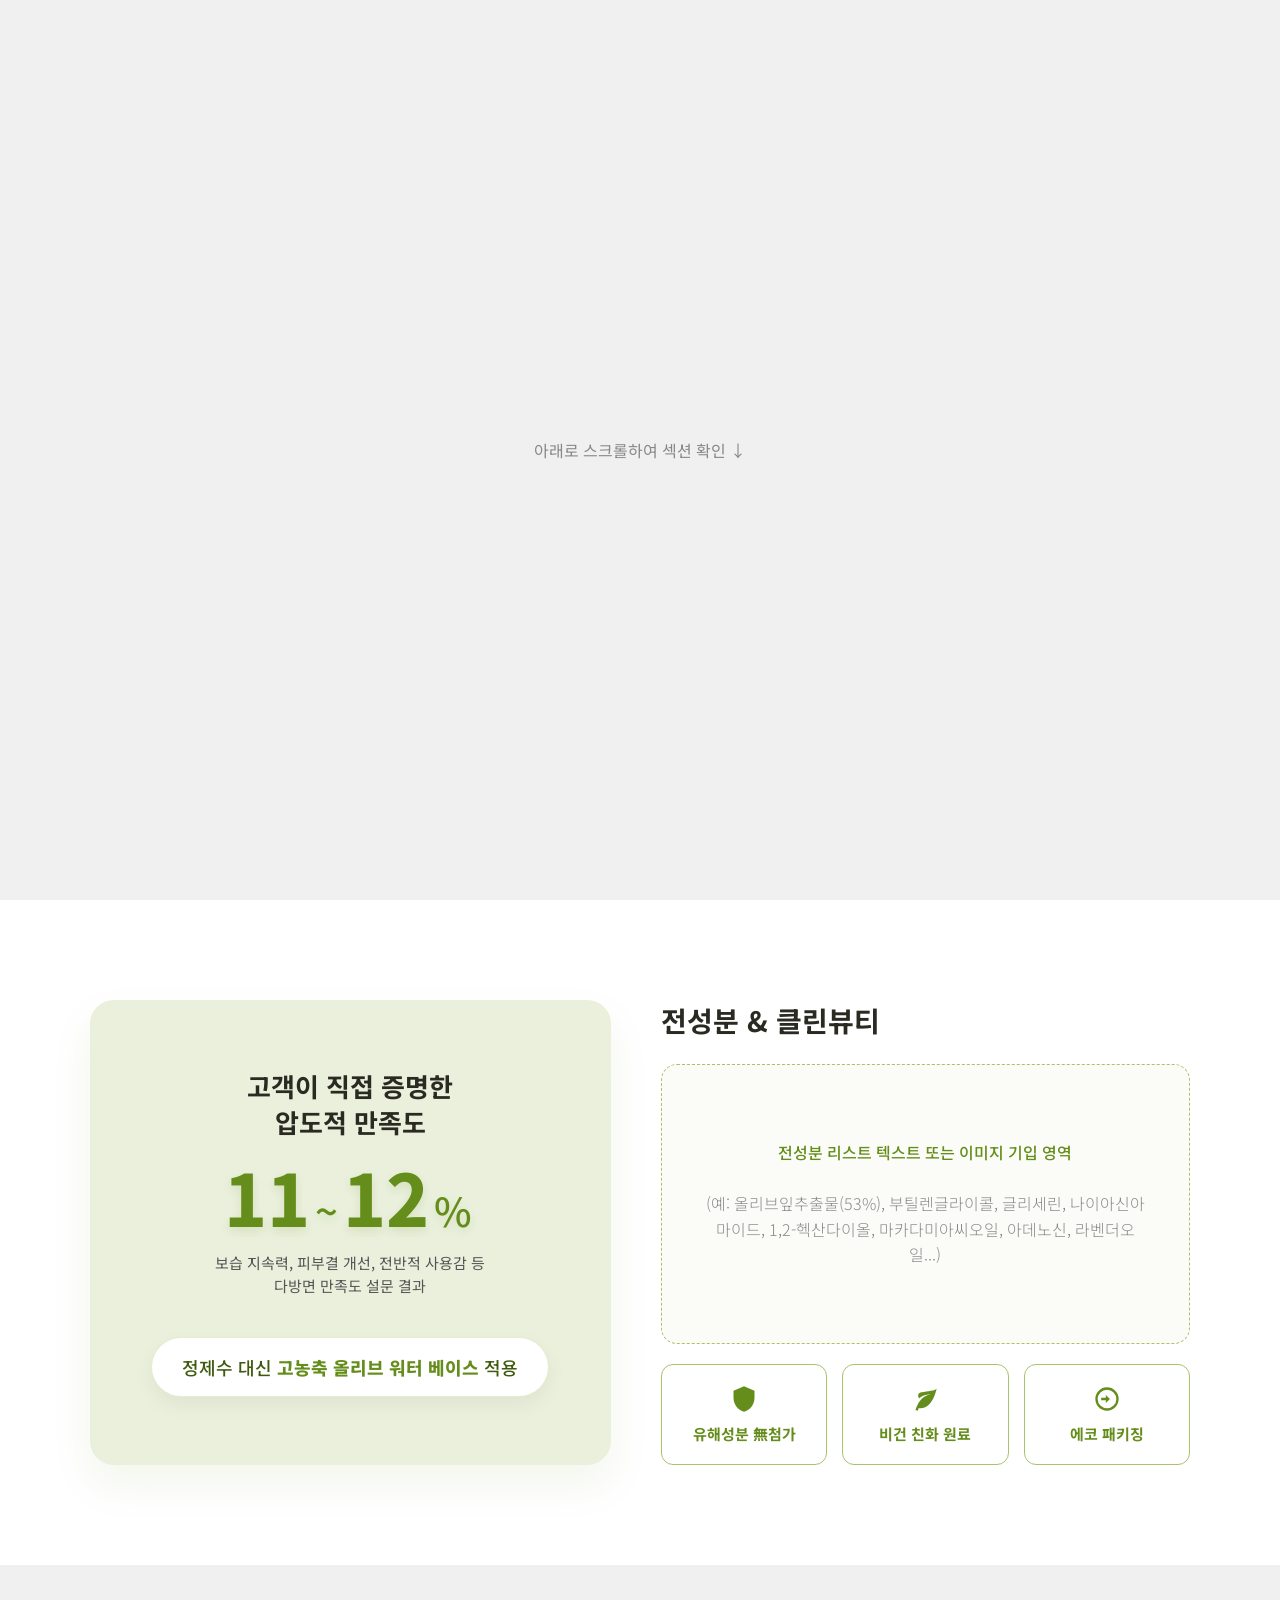
<file: ingredients_block.html>
<!DOCTYPE html>
<html lang="ko">
<head>
    <meta charset="UTF-8">
    <meta name="viewport" content="width=device-width, initial-scale=1.0">
    <title>Olive Glow Booster - Ingredients Section</title>
    <!-- Google Fonts -->
    <link href="https://fonts.googleapis.com/css2?family=Noto+Sans+KR:wght@300;400;500;700;800&display=swap" rel="stylesheet">
    <style>
        /* CSS Reset & Variables */
        * {
            margin: 0;
            padding: 0;
            box-sizing: border-box;
        }

        :root {
            --color-main: #658D1B;
            --color-deep: #3F5A0F;
            --color-tint: #A8C36A;
            --color-pale: #EAF0DC;
            --color-text: #2A2A22;
            --color-white: #FFFFFF;
        }

        body {
            font-family: 'Noto Sans KR', sans-serif;
            background-color: #f0f0f0; /* 배경 구분용 (실제 섹션은 흰색) */
            color: var(--color-text);
        }

        /* Ingredients Section */
        .ingredients-section {
            width: 100%;
            background-color: var(--color-white);
            padding: 100px 5%;
        }

        .ingredients-container {
            display: flex;
            align-items: stretch;
            justify-content: space-between;
            max-width: 1100px;
            margin: 0 auto;
            gap: 50px;
        }

        /* Left: Survey Satisfaction Card */
        .survey-card {
            flex: 1;
            background-color: var(--color-pale);
            border-radius: 24px;
            padding: 60px 40px;
            text-align: center;
            display: flex;
            flex-direction: column;
            align-items: center;
            justify-content: center;
            box-shadow: 0 20px 40px rgba(101, 141, 27, 0.08);
            
            /* Animation starting state */
            opacity: 0;
            transform: translateX(-40px);
            transition: all 0.8s cubic-bezier(0.16, 1, 0.3, 1);
        }

        .survey-card.active {
            opacity: 1;
            transform: translateX(0);
        }

        .survey-title {
            font-size: 26px;
            font-weight: 700;
            margin-bottom: 20px;
            line-height: 1.4;
            color: var(--color-text);
        }

        .survey-number {
            font-size: 72px;
            font-weight: 800;
            color: var(--color-main);
            line-height: 1;
            margin-bottom: 20px;
            text-shadow: 0 4px 10px rgba(101, 141, 27, 0.15);
        }

        .survey-number small {
            font-size: 40px;
            font-weight: 500;
            margin: 0 5px;
        }

        .survey-desc {
            font-size: 15px;
            color: #555;
            line-height: 1.5;
            margin-bottom: 40px;
        }

        .base-highlight {
            background-color: var(--color-white);
            color: var(--color-deep);
            padding: 16px 30px;
            border-radius: 30px;
            font-size: 18px;
            font-weight: 500;
            box-shadow: 0 8px 20px rgba(0, 0, 0, 0.05);
            border: 1px solid rgba(168, 195, 106, 0.3);
        }

        .base-highlight strong {
            color: var(--color-main);
            font-weight: 800;
        }

        /* Right: Ingredients & Marks */
        .ingredients-content {
            flex: 1.2;
            display: flex;
            flex-direction: column;
            justify-content: center;
            
            /* Animation starting state */
            opacity: 0;
            transform: translateX(40px);
            transition: all 0.8s cubic-bezier(0.16, 1, 0.3, 1) 0.2s;
        }

        .ingredients-content.active {
            opacity: 1;
            transform: translateX(0);
        }

        .ingredients-title {
            font-size: 28px;
            font-weight: 700;
            margin-bottom: 24px;
            color: var(--color-text);
        }

        /* Frame placeholder */
        .ingredients-frame {
            border: 1.5px dashed var(--color-tint);
            border-radius: 16px;
            padding: 40px;
            min-height: 280px;
            display: flex;
            align-items: center;
            justify-content: center;
            background-color: rgba(234, 240, 220, 0.2);
            margin-bottom: 20px;
        }

        .placeholder-text {
            text-align: center;
            color: #888;
            font-size: 16px;
            line-height: 1.6;
            font-weight: 300;
        }

        .placeholder-text strong {
            color: var(--color-main);
            font-weight: 500;
        }

        /* Marks */
        .marks-frame {
            display: flex;
            gap: 15px;
        }

        .mark-item {
            flex: 1;
            background-color: var(--color-white);
            border: 1.5px solid var(--color-tint);
            color: var(--color-main);
            border-radius: 12px;
            padding: 20px 10px;
            text-align: center;
            font-weight: 700;
            font-size: 15px;
            display: flex;
            flex-direction: column;
            align-items: center;
            justify-content: center;
            gap: 10px;
            transition: all 0.3s ease;
        }
        
        .mark-item:hover {
            background-color: var(--color-main);
            color: var(--color-white);
            transform: translateY(-3px);
        }

        .mark-item svg {
            width: 28px;
            height: 28px;
            fill: currentColor;
        }

        /* Mobile Responsive */
        @media screen and (max-width: 850px) {
            .ingredients-container {
                flex-direction: column;
            }

            .survey-card {
                padding: 50px 20px;
            }

            .survey-number {
                font-size: 60px;
            }
            
            .survey-number small {
                font-size: 32px;
            }

            .marks-frame {
                flex-direction: column;
            }
        }
    </style>
</head>
<body>

    <!-- Spacer to demonstrate scroll effect -->
    <div style="height: 100vh; display:flex; align-items:center; justify-content:center; color:#888;">
        아래로 스크롤하여 섹션 확인 ↓
    </div>

    <section class="ingredients-section" id="ingredientsSection">
        <div class="ingredients-container">
            
            <!-- Left: Survey Satisfaction Card -->
            <div class="survey-card" id="surveyCard">
                <h3 class="survey-title">고객이 직접 증명한<br>압도적 만족도</h3>
                
                <div class="survey-number">
                    <span class="count-up" data-target="95">0</span><small>~</small><span class="count-up" data-target="100">0</span><small>%</small>
                </div>
                
                <p class="survey-desc">보습 지속력, 피부결 개선, 전반적 사용감 등<br>다방면 만족도 설문 결과</p>
                
                <!-- Olive Water Base Highlight -->
                <div class="base-highlight">
                    정제수 대신 <strong>고농축 올리브 워터 베이스</strong> 적용
                </div>
            </div>

            <!-- Right: Ingredients & Marks -->
            <div class="ingredients-content" id="ingredientsContent">
                <h3 class="ingredients-title">전성분 & 클린뷰티</h3>
                
                <!-- Ingredients List Frame -->
                <div class="ingredients-frame">
                    <p class="placeholder-text">
                        <strong>전성분 리스트 텍스트 또는 이미지 기입 영역</strong><br><br>
                        (예: 올리브잎추출물(53%), 부틸렌글라이콜, 글리세린, 나이아신아마이드, 1,2-헥산다이올, 마카다미아씨오일, 아데노신, 라벤더오일...)
                    </p>
                </div>
                
                <!-- Free From / Clean Beauty Marks Frame -->
                <div class="marks-frame">
                    <div class="mark-item">
                        <!-- Shield icon -->
                        <svg viewBox="0 0 24 24"><path d="M12,1L3,5V11C3,16.55 6.84,21.74 12,23C17.16,21.74 21,16.55 21,11V5L12,1Z"/></svg>
                        유해성분 無첨가
                    </div>
                    <div class="mark-item">
                        <!-- Leaf icon -->
                        <svg viewBox="0 0 24 24"><path d="M17,8C8,10 5.9,16.17 3.82,21.34L5.71,22L6.66,19.7C7.14,19.87 7.64,20 8,20C19,20 22,3 22,3C21,5 14,5.25 9,6.25C4,7.25 7,11.5 7,11.5C7,11.5 10.5,8 17,8Z"/></svg>
                        비건 친화 원료
                    </div>
                    <div class="mark-item">
                        <!-- Recycle/Eco icon -->
                        <svg viewBox="0 0 24 24"><path d="M12,22A10,10 0 0,1 2,12A10,10 0 0,1 12,2A10,10 0 0,1 22,12A10,10 0 0,1 12,22M12,20A8,8 0 0,0 20,12A8,8 0 0,0 12,4A8,8 0 0,0 4,12A8,8 0 0,0 12,20M11,15.5V13H7V11H11V8.5L14.5,12L11,15.5Z"/></svg>
                        에코 패키징
                    </div>
                </div>
            </div>
            
        </div>
    </section>

    <!-- Spacer -->
    <div style="height: 50vh;"></div>

    <script>
        document.addEventListener('DOMContentLoaded', () => {
            const ingredientsSection = document.getElementById('ingredientsSection');
            const surveyCard = document.getElementById('surveyCard');
            const ingredientsContent = document.getElementById('ingredientsContent');
            const counters = document.querySelectorAll('.count-up');
            
            let animated = false;

            // Ease out quart
            function easeOutQuart(x) {
                return 1 - Math.pow(1 - x, 4);
            }

            function animateValue(element, endValue, duration) {
                const startTime = performance.now();
                
                function update(currentTime) {
                    const elapsed = currentTime - startTime;
                    const progress = Math.min(elapsed / duration, 1);
                    const easedProgress = easeOutQuart(progress);
                    
                    const currentNumber = Math.floor(easedProgress * endValue);
                    element.innerText = currentNumber;

                    if (progress < 1) {
                        requestAnimationFrame(update);
                    } else {
                        element.innerText = endValue;
                    }
                }
                requestAnimationFrame(update);
            }

            const observer = new IntersectionObserver((entries) => {
                entries.forEach(entry => {
                    if (entry.isIntersecting && !animated) {
                        animated = true;
                        
                        // Slide in animations
                        surveyCard.classList.add('active');
                        ingredientsContent.classList.add('active');
                        
                        // Number count up animation with slight delay
                        setTimeout(() => {
                            counters.forEach(counter => {
                                const target = parseInt(counter.getAttribute('data-target'));
                                animateValue(counter, target, 1500);
                            });
                        }, 400);
                    }
                });
            }, { threshold: 0.3 });

            observer.observe(ingredientsSection);
        });
    </script>
</body>
</html>
</file>
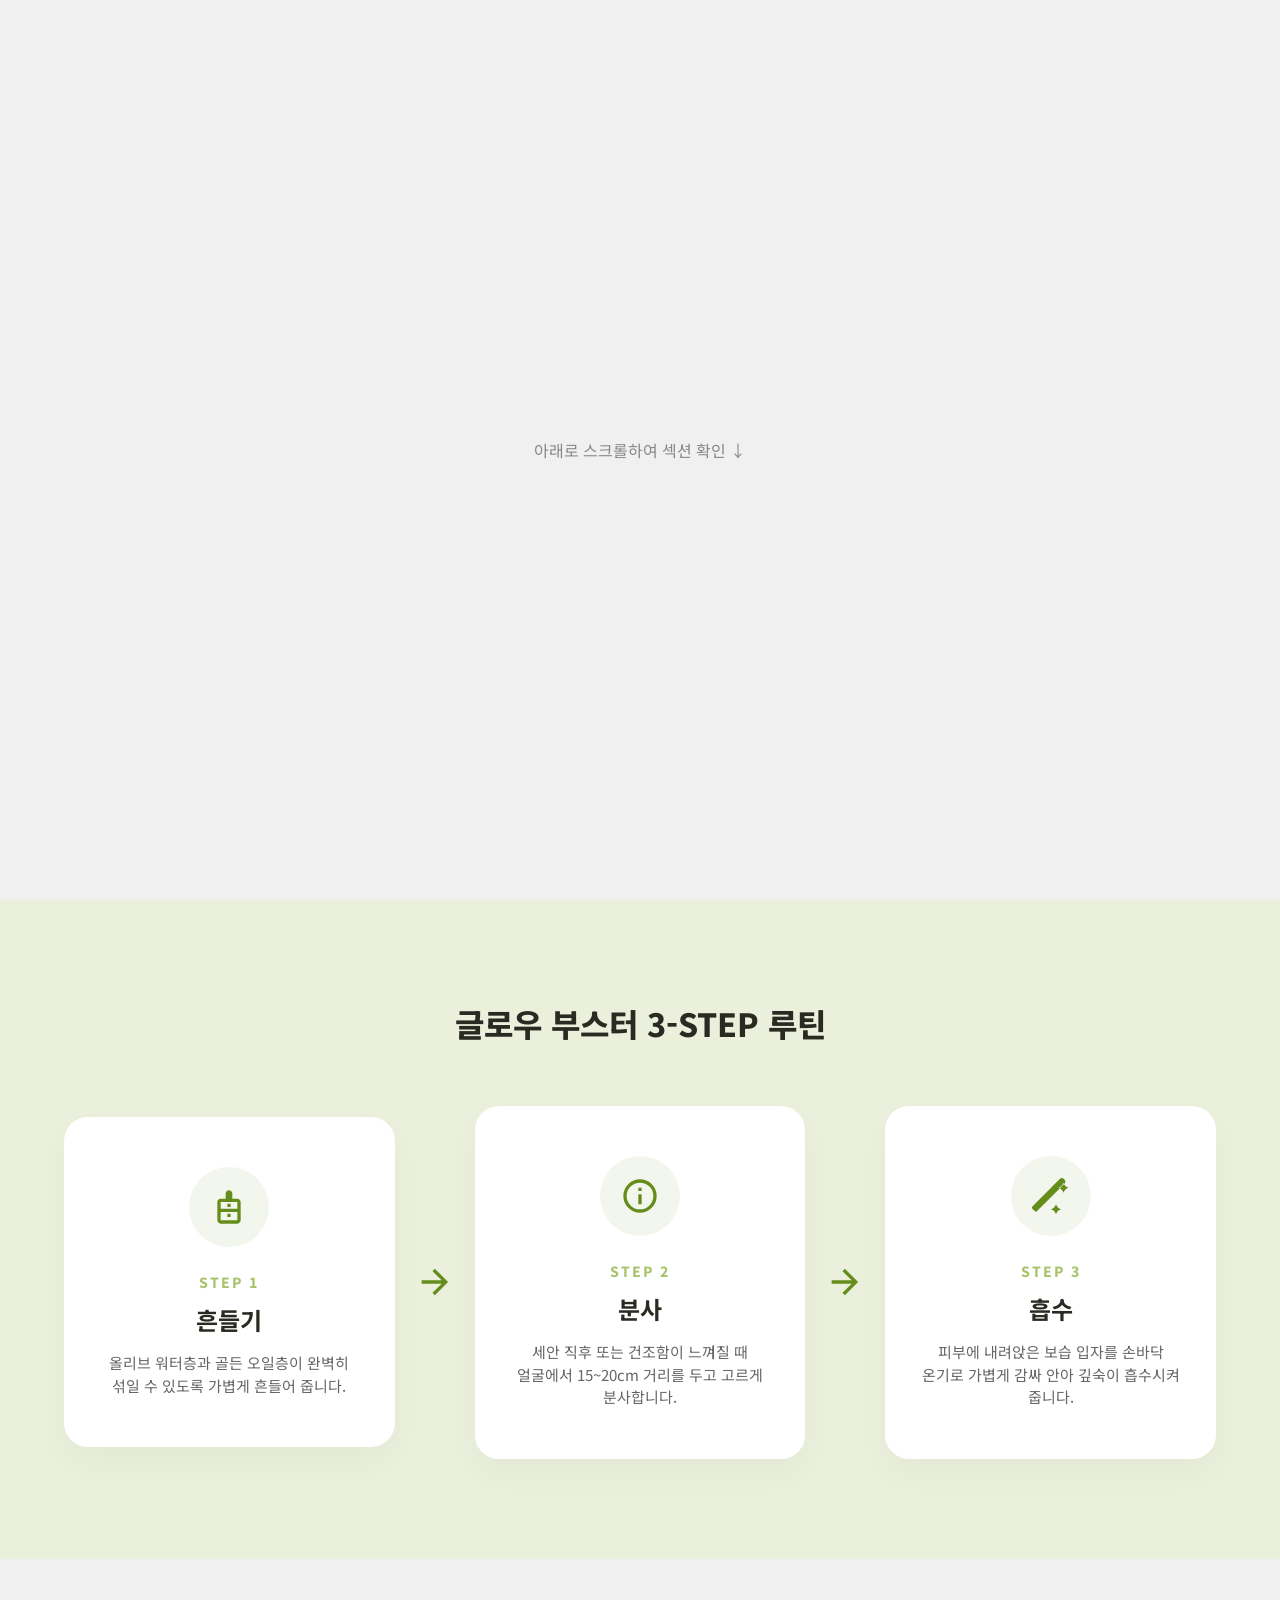
<file: usage_block.html>
<!DOCTYPE html>
<html lang="ko">
<head>
    <meta charset="UTF-8">
    <meta name="viewport" content="width=device-width, initial-scale=1.0">
    <title>Olive Glow Booster - Usage Section</title>
    <!-- Google Fonts -->
    <link href="https://fonts.googleapis.com/css2?family=Noto+Sans+KR:wght@300;400;500;700;800&display=swap" rel="stylesheet">
    <style>
        /* CSS Reset & Variables */
        * {
            margin: 0;
            padding: 0;
            box-sizing: border-box;
        }

        :root {
            --color-main: #658D1B;
            --color-deep: #3F5A0F;
            --color-tint: #A8C36A;
            --color-pale: #EAF0DC;
            --color-text: #2A2A22;
            --color-white: #FFFFFF;
        }

        body {
            font-family: 'Noto Sans KR', sans-serif;
            background-color: #f0f0f0; /* 배경 구분용 (실제 섹션은 흰색) */
            color: var(--color-text);
        }

        /* Usage Section */
        .usage-section {
            width: 100%;
            background-color: var(--color-pale);
            padding: 100px 5%;
            text-align: center;
            overflow: hidden;
        }

        .usage-title {
            font-size: 32px;
            font-weight: 800;
            margin-bottom: 60px;
            color: var(--color-text);
        }

        .steps-container {
            display: flex;
            align-items: center;
            justify-content: center;
            max-width: 1200px;
            margin: 0 auto;
            gap: 20px;
        }

        /* Step Card */
        .step-card {
            flex: 1;
            background-color: var(--color-white);
            border-radius: 24px;
            padding: 50px 30px;
            display: flex;
            flex-direction: column;
            align-items: center;
            box-shadow: 0 15px 35px rgba(0,0,0,0.03);
            transition: transform 0.4s ease, box-shadow 0.4s ease;
            position: relative;
            
            /* Initial state for animation */
            opacity: 0;
            transform: translateY(40px);
        }

        .step-card:hover {
            transform: translateY(-10px);
            box-shadow: 0 20px 40px rgba(101, 141, 27, 0.1);
        }

        .step-card.active {
            opacity: 1;
            transform: translateY(0);
        }

        .step-icon {
            width: 80px;
            height: 80px;
            background-color: rgba(101, 141, 27, 0.08);
            border-radius: 50%;
            display: flex;
            align-items: center;
            justify-content: center;
            margin-bottom: 25px;
        }

        .step-icon svg {
            width: 40px;
            height: 40px;
            fill: var(--color-main);
        }

        .step-num {
            font-size: 14px;
            font-weight: 800;
            color: var(--color-tint);
            letter-spacing: 2px;
            margin-bottom: 10px;
        }

        .step-name {
            font-size: 24px;
            font-weight: 700;
            color: var(--color-text);
            margin-bottom: 15px;
        }

        .step-desc {
            font-size: 15px;
            color: #666;
            line-height: 1.5;
            word-break: keep-all;
        }

        /* Step Arrow */
        .step-arrow {
            color: var(--color-main);
            display: flex;
            align-items: center;
            justify-content: center;
            opacity: 0;
            transform: scale(0.5);
            transition: all 0.5s cubic-bezier(0.175, 0.885, 0.32, 1.275);
        }

        .step-arrow.active {
            opacity: 1;
            transform: scale(1);
        }

        .step-arrow svg {
            width: 40px;
            height: 40px;
            fill: currentColor;
        }

        /* Animation delays */
        .delay-1 { transition-delay: 0s; }
        .delay-arrow-1 { transition-delay: 0.2s; }
        .delay-2 { transition-delay: 0.4s; }
        .delay-arrow-2 { transition-delay: 0.6s; }
        .delay-3 { transition-delay: 0.8s; }

        /* Mobile Responsive */
        @media screen and (max-width: 850px) {
            .steps-container {
                flex-direction: column;
                gap: 15px;
            }

            .step-card {
                width: 100%;
                max-width: 400px;
                padding: 40px 30px;
            }

            .step-arrow {
                transform: rotate(90deg) scale(0.5);
                margin: 10px 0;
            }

            .step-arrow.active {
                transform: rotate(90deg) scale(1);
            }
        }
    </style>
</head>
<body>

    <!-- Spacer to demonstrate scroll effect -->
    <div style="height: 100vh; display:flex; align-items:center; justify-content:center; color:#888;">
        아래로 스크롤하여 섹션 확인 ↓
    </div>

    <section class="usage-section" id="usageSection">
        <h2 class="usage-title">글로우 부스터 3-STEP 루틴</h2>
        
        <div class="steps-container">
            
            <!-- STEP 1: 흔들기 -->
            <div class="step-card delay-1">
                <div class="step-icon">
                    <svg viewBox="0 0 24 24"><path d="M12 2C10.9 2 10 2.9 10 4V7H7C5.9 7 5 7.9 5 9V20C5 21.1 5.9 22 7 22H17C18.1 22 19 21.1 19 20V9C19 7.9 18.1 7 17 7H14V4C14 2.9 13.1 2 12 2M12 4C12 4 12 4 12 4C12 4 12 4 12 4M7 9H17V13H7V9M7 15H17V20H7V15M11 10V12H13V10H11M11 16V18H13V16H11Z"/></svg>
                </div>
                <div class="step-num">STEP 1</div>
                <h3 class="step-name">흔들기</h3>
                <p class="step-desc">올리브 워터층과 골든 오일층이 완벽히 섞일 수 있도록 가볍게 흔들어 줍니다.</p>
            </div>

            <!-- Arrow -->
            <div class="step-arrow delay-arrow-1">
                <svg viewBox="0 0 24 24"><path d="M4,11V13H16L10.5,18.5L11.92,19.92L19.84,12L11.92,4.08L10.5,5.5L16,11H4Z"/></svg>
            </div>

            <!-- STEP 2: 분사 -->
            <div class="step-card delay-2">
                <div class="step-icon">
                    <svg viewBox="0 0 24 24"><path d="M12,22A10,10 0 0,1 2,12A10,10 0 0,1 12,2A10,10 0 0,1 22,12A10,10 0 0,1 12,22M12,4A8,8 0 0,0 4,12A8,8 0 0,0 12,20A8,8 0 0,0 20,12A8,8 0 0,0 12,4M11,7H13V9H11V7M11,11H13V17H11V11Z"/></svg>
                </div>
                <div class="step-num">STEP 2</div>
                <h3 class="step-name">분사</h3>
                <p class="step-desc">세안 직후 또는 건조함이 느껴질 때 얼굴에서 15~20cm 거리를 두고 고르게 분사합니다.</p>
            </div>

            <!-- Arrow -->
            <div class="step-arrow delay-arrow-2">
                <svg viewBox="0 0 24 24"><path d="M4,11V13H16L10.5,18.5L11.92,19.92L19.84,12L11.92,4.08L10.5,5.5L16,11H4Z"/></svg>
            </div>

            <!-- STEP 3: 흡수 -->
            <div class="step-card delay-3">
                <div class="step-icon">
                    <!-- Sparkle/Glow Hand Icon Representation -->
                    <svg viewBox="0 0 24 24"><path d="M2.24 21.06A1 1 0 0 0 3.65 21.06L19.91 4.8A2 2 0 0 0 17.08 1.97L.82 18.23A1 1 0 0 0 .82 19.64L2.24 21.06M19.5 10C19 8.5 18 7.5 16.5 7C18 6.5 19 5.5 19.5 4C20 5.5 21 6.5 22.5 7C21 7.5 20 8.5 19.5 10M15 23C14.5 21.5 13.5 20.5 12 20C13.5 19.5 14.5 18.5 15 17C15.5 18.5 16.5 19.5 18 20C16.5 20.5 15.5 21.5 15 23Z"/></svg>
                </div>
                <div class="step-num">STEP 3</div>
                <h3 class="step-name">흡수</h3>
                <p class="step-desc">피부에 내려앉은 보습 입자를 손바닥 온기로 가볍게 감싸 안아 깊숙이 흡수시켜 줍니다.</p>
            </div>
            
        </div>
    </section>

    <!-- Spacer -->
    <div style="height: 50vh;"></div>

    <script>
        document.addEventListener('DOMContentLoaded', () => {
            const usageSection = document.getElementById('usageSection');
            const elements = document.querySelectorAll('.step-card, .step-arrow');
            
            let animated = false;

            const observer = new IntersectionObserver((entries) => {
                entries.forEach(entry => {
                    if (entry.isIntersecting && !animated) {
                        animated = true;
                        
                        // Add active class to trigger CSS transitions
                        elements.forEach(el => {
                            el.classList.add('active');
                        });
                    }
                });
            }, { threshold: 0.2 });

            observer.observe(usageSection);
        });
    </script>
</body>
</html>
</file>
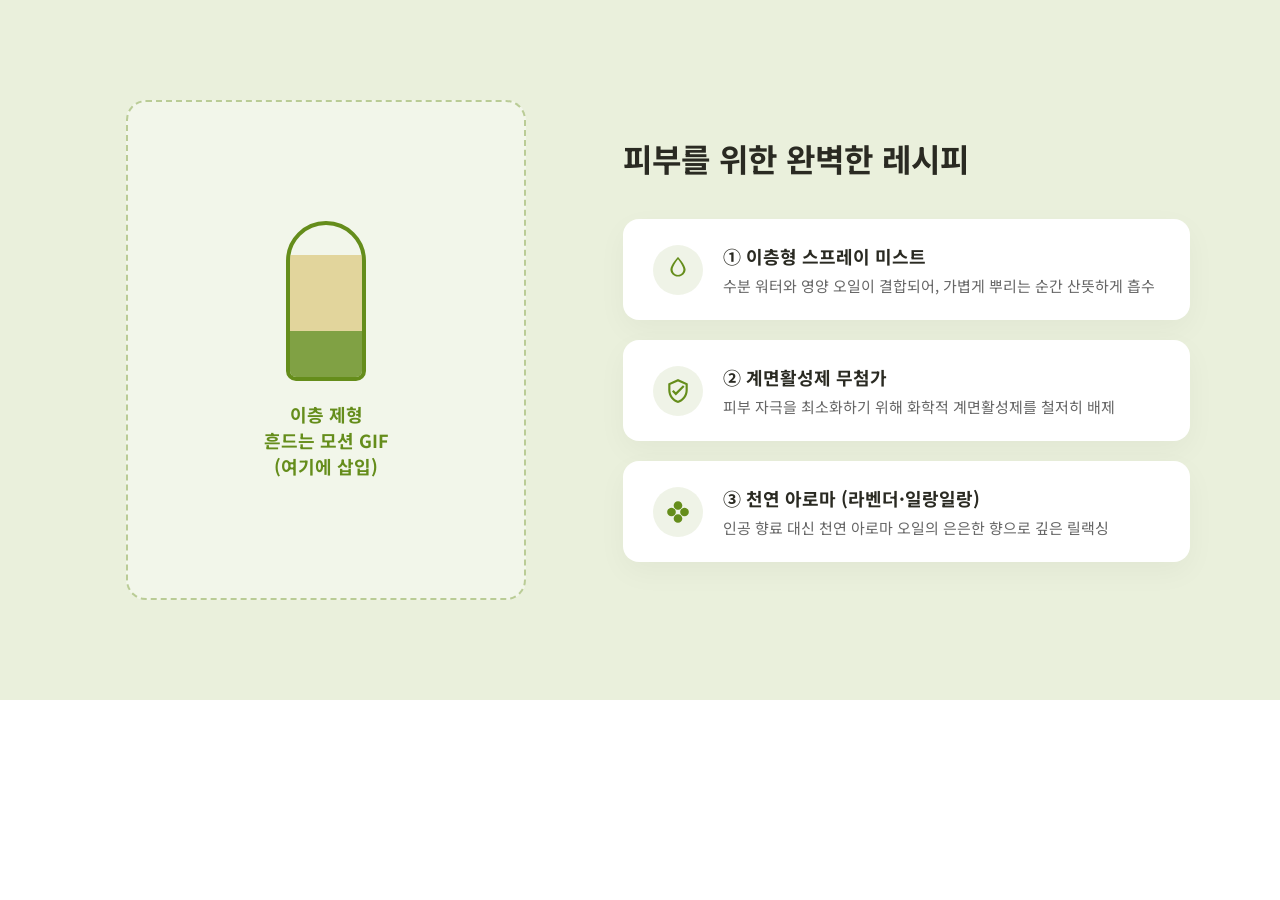
<file: usp_block.html>
<!DOCTYPE html>
<html lang="ko">
<head>
    <meta charset="UTF-8">
    <meta name="viewport" content="width=device-width, initial-scale=1.0">
    <title>Olive Glow Booster - USP Section</title>
    <!-- Google Fonts -->
    <link href="https://fonts.googleapis.com/css2?family=Noto+Sans+KR:wght@400;500;700&display=swap" rel="stylesheet">
    <style>
        /* CSS Reset & Variables */
        * {
            margin: 0;
            padding: 0;
            box-sizing: border-box;
        }

        :root {
            --color-main: #658D1B;
            --color-pale: #EAF0DC;
            --color-text: #2A2A22;
            --color-white: #FFFFFF;
        }

        body {
            font-family: 'Noto Sans KR', sans-serif;
            color: var(--color-text);
        }

        /* USP Section */
        .usp-section {
            width: 100%;
            background-color: var(--color-pale);
            padding: 100px 5%;
            overflow: hidden;
        }

        .usp-container {
            display: flex;
            align-items: center;
            justify-content: space-between;
            max-width: 1100px;
            margin: 0 auto;
            gap: 60px;
        }

        /* Left: Visual / Shake Motion Placeholder */
        .usp-visual {
            flex: 1;
            display: flex;
            justify-content: center;
        }

        .shake-placeholder {
            width: 100%;
            max-width: 400px;
            height: 500px;
            background: rgba(255, 255, 255, 0.4);
            border: 2px dashed rgba(101, 141, 27, 0.4);
            border-radius: 20px;
            display: flex;
            flex-direction: column;
            align-items: center;
            justify-content: center;
            /* Container Shake Animation */
            animation: shakeMotion 2.5s infinite ease-in-out;
            transform-origin: center bottom;
        }

        .bottle-icon {
            width: 80px;
            height: 160px;
            border: 4px solid var(--color-main);
            border-radius: 40px 40px 10px 10px;
            position: relative;
            margin-bottom: 20px;
            overflow: hidden;
        }

        /* Simulated bi-phase liquid */
        .bottle-icon::after {
            content: '';
            position: absolute;
            bottom: 0;
            left: 0;
            width: 100%;
            height: 30%;
            background: var(--color-main);
            opacity: 0.8;
            transition: height 0.3s;
        }
        
        .bottle-icon::before {
            content: '';
            position: absolute;
            bottom: 30%;
            left: 0;
            width: 100%;
            height: 50%;
            background: rgba(201, 162, 39, 0.4); /* Gold oil layer */
            transition: bottom 0.3s;
        }

        .shake-text {
            color: var(--color-main);
            font-size: 18px;
            font-weight: 700;
            text-align: center;
        }

        /* Right: USP Content & Cards */
        .usp-content {
            flex: 1.2;
        }

        .usp-title {
            font-size: 32px;
            font-weight: 700;
            margin-bottom: 40px;
            line-height: 1.3;
        }

        .usp-cards {
            display: flex;
            flex-direction: column;
            gap: 20px;
        }

        .usp-card {
            background-color: var(--color-white);
            border-radius: 16px;
            padding: 24px 30px;
            display: flex;
            align-items: center;
            gap: 20px;
            box-shadow: 0 10px 30px rgba(0, 0, 0, 0.04);
            transition: transform 0.3s ease, box-shadow 0.3s ease;
        }

        .usp-card:hover {
            transform: translateY(-5px);
            box-shadow: 0 15px 40px rgba(101, 141, 27, 0.1);
        }

        .usp-icon {
            flex-shrink: 0;
            width: 50px;
            height: 50px;
            background-color: rgba(101, 141, 27, 0.1);
            color: var(--color-main);
            border-radius: 50%;
            display: flex;
            align-items: center;
            justify-content: center;
        }

        .usp-icon svg {
            width: 26px;
            height: 26px;
            fill: currentColor;
        }

        .usp-text h3 {
            font-size: 18px;
            font-weight: 700;
            margin-bottom: 6px;
            color: var(--color-text);
        }

        .usp-text p {
            font-size: 15px;
            color: #666;
            line-height: 1.4;
        }

        /* Animations */
        @keyframes shakeMotion {
            0% { transform: rotate(0deg); }
            10% { transform: rotate(-6deg); }
            20% { transform: rotate(6deg); }
            30% { transform: rotate(-4deg); }
            40% { transform: rotate(4deg); }
            50% { transform: rotate(0deg); }
            100% { transform: rotate(0deg); }
        }

        /* Animation for card slide in on scroll (optional enhancement) */
        .slide-up {
            opacity: 0;
            transform: translateY(30px);
            animation: slideUpAnim 0.8s forwards;
        }
        
        .delay-1 { animation-delay: 0.2s; }
        .delay-2 { animation-delay: 0.4s; }
        .delay-3 { animation-delay: 0.6s; }

        @keyframes slideUpAnim {
            to { opacity: 1; transform: translateY(0); }
        }

        /* Mobile Responsive */
        @media screen and (max-width: 850px) {
            .usp-container {
                flex-direction: column;
                gap: 40px;
            }

            .usp-visual, .usp-content {
                width: 100%;
            }

            .usp-title {
                font-size: 26px;
                text-align: center;
                margin-bottom: 30px;
            }

            .shake-placeholder {
                height: 350px;
            }

            .usp-card {
                padding: 20px;
                gap: 15px;
            }
        }
    </style>
</head>
<body>

    <section class="usp-section">
        <div class="usp-container">
            
            <!-- Left Side: Motion Visual -->
            <div class="usp-visual">
                <div class="shake-placeholder">
                    <!-- Simple CSS Graphic representing the bottle -->
                    <div class="bottle-icon"></div>
                    <div class="shake-text">
                        이층 제형<br>흔드는 모션 GIF<br>(여기에 삽입)
                    </div>
                </div>
            </div>

            <!-- Right Side: USP Content -->
            <div class="usp-content">
                <h2 class="usp-title">피부를 위한 완벽한 레시피</h2>
                <div class="usp-cards">
                    
                    <!-- USP 1 -->
                    <div class="usp-card slide-up delay-1">
                        <div class="usp-icon">
                            <!-- Spray/Mist Icon -->
                            <svg viewBox="0 0 24 24">
                                <path d="M12,2C12,2 7,8.268 7,11.5C7,14.261 9.239,16.5 12,16.5C14.761,16.5 17,14.261 17,11.5C17,8.268 12,2 12,2M12,18C8.134,18 5,14.866 5,11.5C5,7.5 12,0 12,0C12,0 19,7.5 19,11.5C19,14.866 15.866,18 12,18Z"/>
                            </svg>
                        </div>
                        <div class="usp-text">
                            <h3>① 이층형 스프레이 미스트</h3>
                            <p>수분 워터와 영양 오일이 결합되어, 가볍게 뿌리는 순간 산뜻하게 흡수</p>
                        </div>
                    </div>

                    <!-- USP 2 -->
                    <div class="usp-card slide-up delay-2">
                        <div class="usp-icon">
                            <!-- Shield/Safe Icon -->
                            <svg viewBox="0 0 24 24">
                                <path d="M12,1L3,5V11C3,16.55 6.84,21.74 12,23C17.16,21.74 21,16.55 21,11V5L12,1M12,20.93C8.06,19.8 5,15.68 5,11.3V6.3L12,3.19L19,6.3V11.3C19,15.68 15.94,19.8 12,20.93M10,16.09L6.46,12.55L7.88,11.13L10,13.26L16.59,6.67L18,8.08L10,16.09Z"/>
                            </svg>
                        </div>
                        <div class="usp-text">
                            <h3>② 계면활성제 무첨가</h3>
                            <p>피부 자극을 최소화하기 위해 화학적 계면활성제를 철저히 배제</p>
                        </div>
                    </div>

                    <!-- USP 3 -->
                    <div class="usp-card slide-up delay-3">
                        <div class="usp-icon">
                            <!-- Flower/Aroma Icon -->
                            <svg viewBox="0 0 24 24">
                                <path d="M12,2C14.21,2 16,3.79 16,6C16,8.21 14.21,10 12,10C9.79,10 8,8.21 8,6C8,3.79 9.79,2 12,2M12,22C9.79,22 8,20.21 8,18C8,15.79 9.79,14 12,14C14.21,14 16,15.79 16,18C16,20.21 14.21,22 12,22M6,8C8.21,8 10,9.79 10,12C10,14.21 8.21,16 6,16C3.79,16 2,14.21 2,12C2,9.79 3.79,8 6,8M18,8C20.21,8 22,9.79 22,12C22,14.21 20.21,16 18,16C15.79,16 14,14.21 14,12C14,9.79 15.79,8 18,8Z"/>
                            </svg>
                        </div>
                        <div class="usp-text">
                            <h3>③ 천연 아로마 (라벤더·일랑일랑)</h3>
                            <p>인공 향료 대신 천연 아로마 오일의 은은한 향으로 깊은 릴랙싱</p>
                        </div>
                    </div>

                </div>
            </div>
            
        </div>
    </section>

</body>
</html>
</file>
